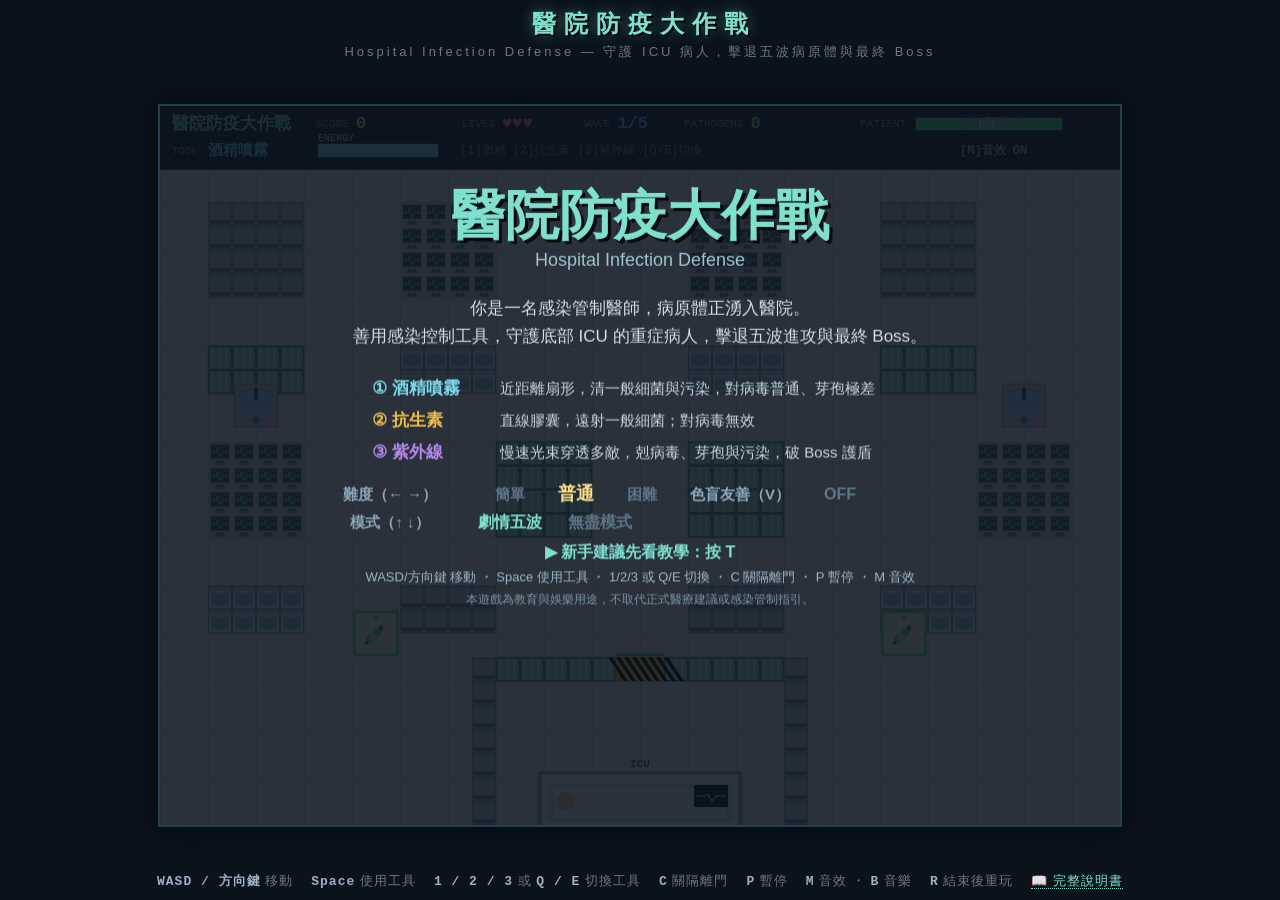
<file: index.html>
<!DOCTYPE html>
<html lang="zh-Hant">
<head>
<meta charset="UTF-8">
<meta name="viewport" content="width=device-width, initial-scale=1.0">
<title>醫院防疫大作戰 — Hospital Infection Defense</title>
<link rel="stylesheet" href="style.css">
</head>
<body>
<div id="frame">
  <header>
    <h1>醫院防疫大作戰</h1>
    <p class="subtitle">Hospital Infection Defense — 守護 ICU 病人，擊退五波病原體與最終 Boss</p>
  </header>
  <div id="canvas-wrap">
    <canvas id="game" width="960" height="720"></canvas>
  </div>
  <footer>
    <div class="controls">
      <span><b>WASD / 方向鍵</b> 移動</span>
      <span><b>Space</b> 使用工具</span>
      <span><b>1 / 2 / 3</b> 或 <b>Q / E</b> 切換工具</span>
      <span><b>C</b> 關隔離門</span>
      <span><b>P</b> 暫停</span>
      <span><b>M</b> 音效 ・ <b>B</b> 音樂</span>
      <span><b>R</b> 結束後重玩</span>
      <span><a href="manual.html" style="color:#7fe0d0;text-decoration:none;border-bottom:1px dotted #7fe0d0;">📖 完整說明書</a></span>
    </div>
  </footer>
</div>
<script src="js/constants.js"></script>
<script src="js/audio.js"></script>
<script src="js/particles.js"></script>
<script src="js/map.js"></script>
<script src="js/entity.js"></script>
<script src="js/projectile.js"></script>
<script src="js/tools.js"></script>
<script src="js/items.js"></script>
<script src="js/player.js"></script>
<script src="js/pathogen.js"></script>
<script src="js/boss.js"></script>
<script src="js/game.js"></script>
<script src="js/touch.js"></script>
<script src="js/main.js"></script>
</body>
</html>
</file>
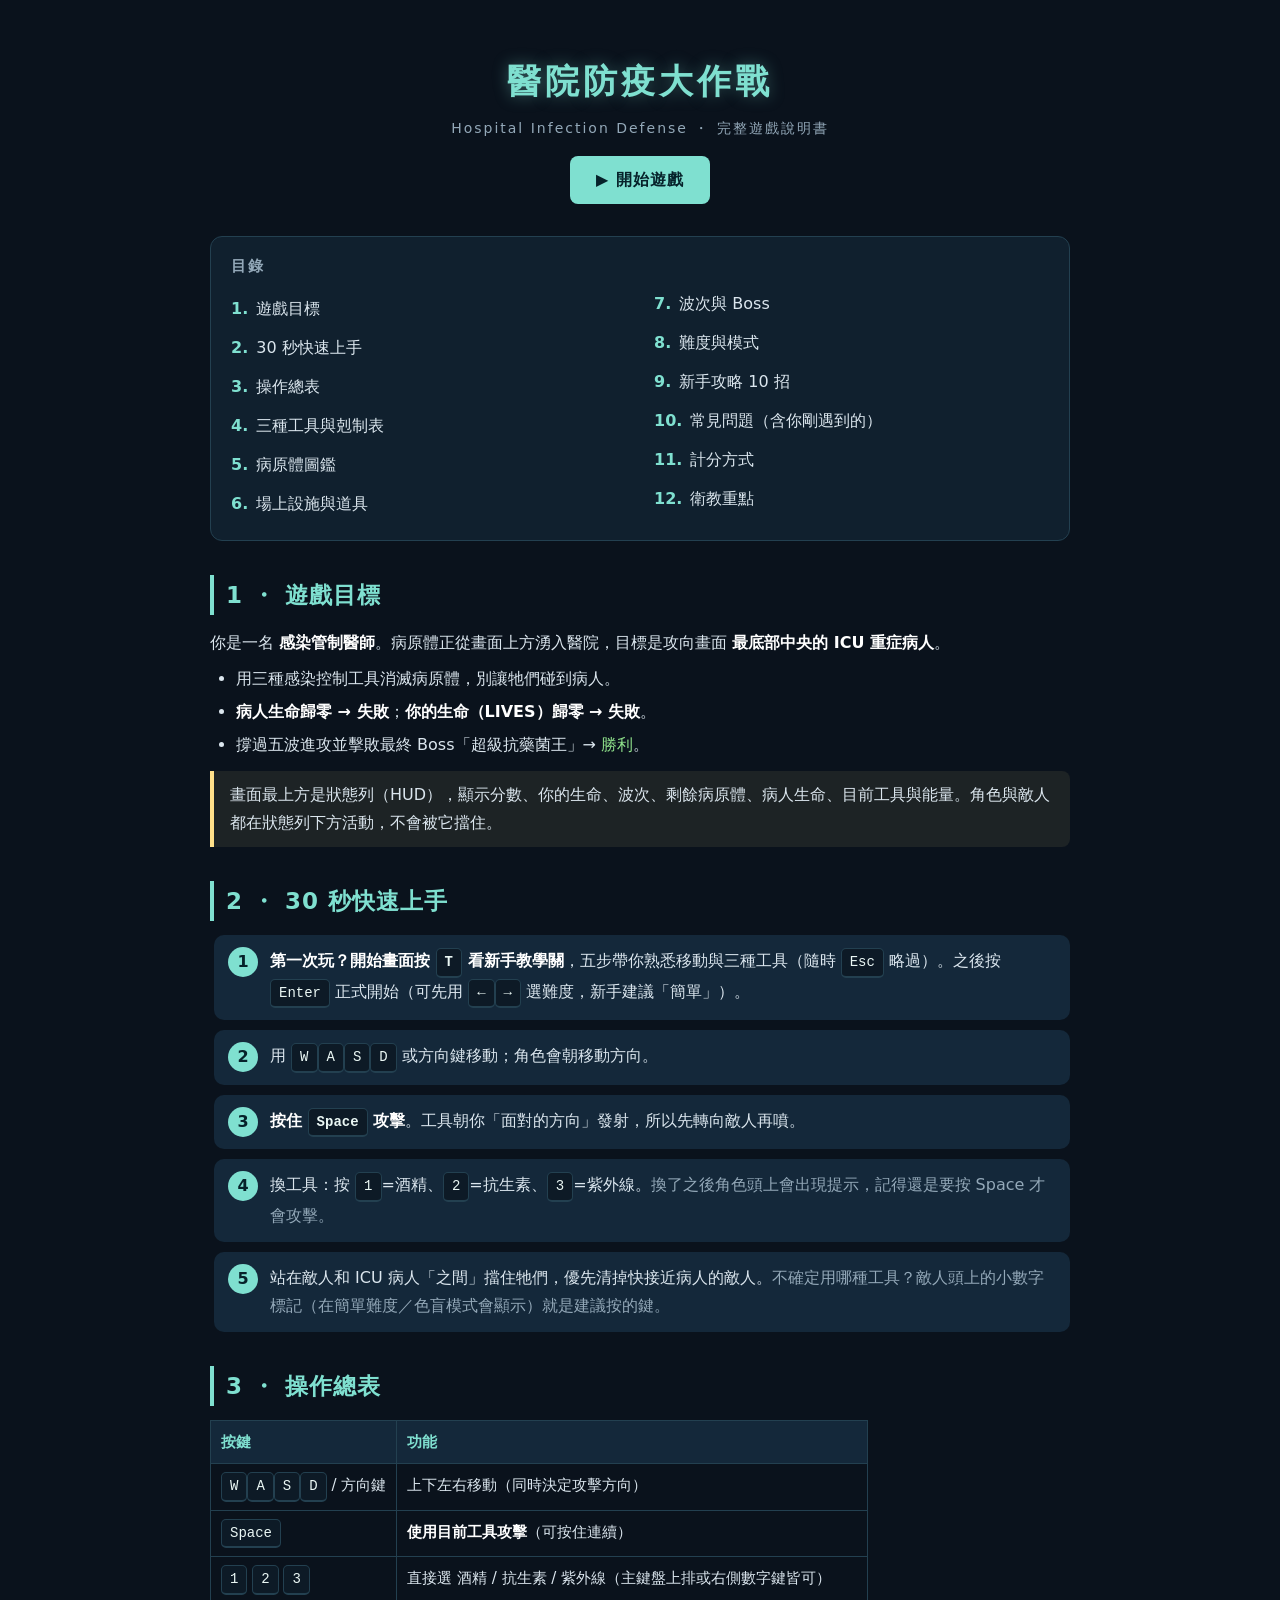
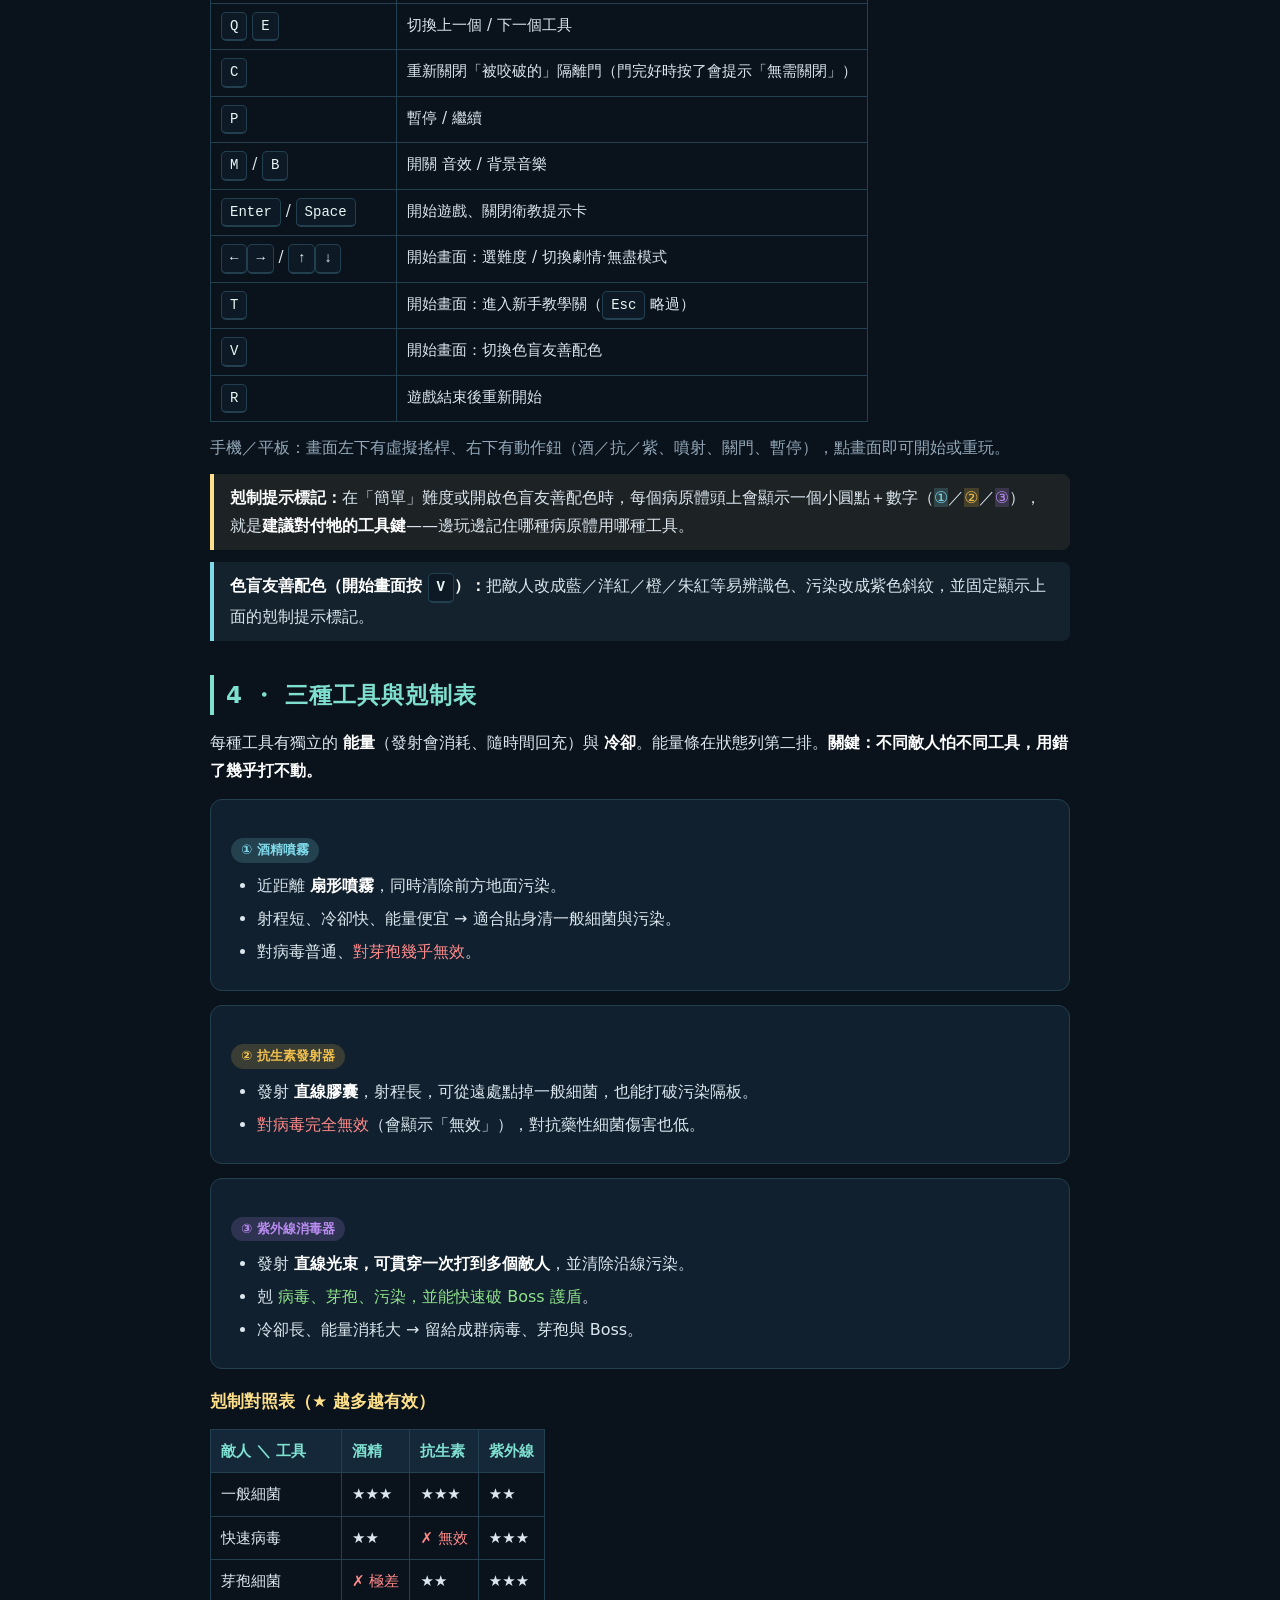
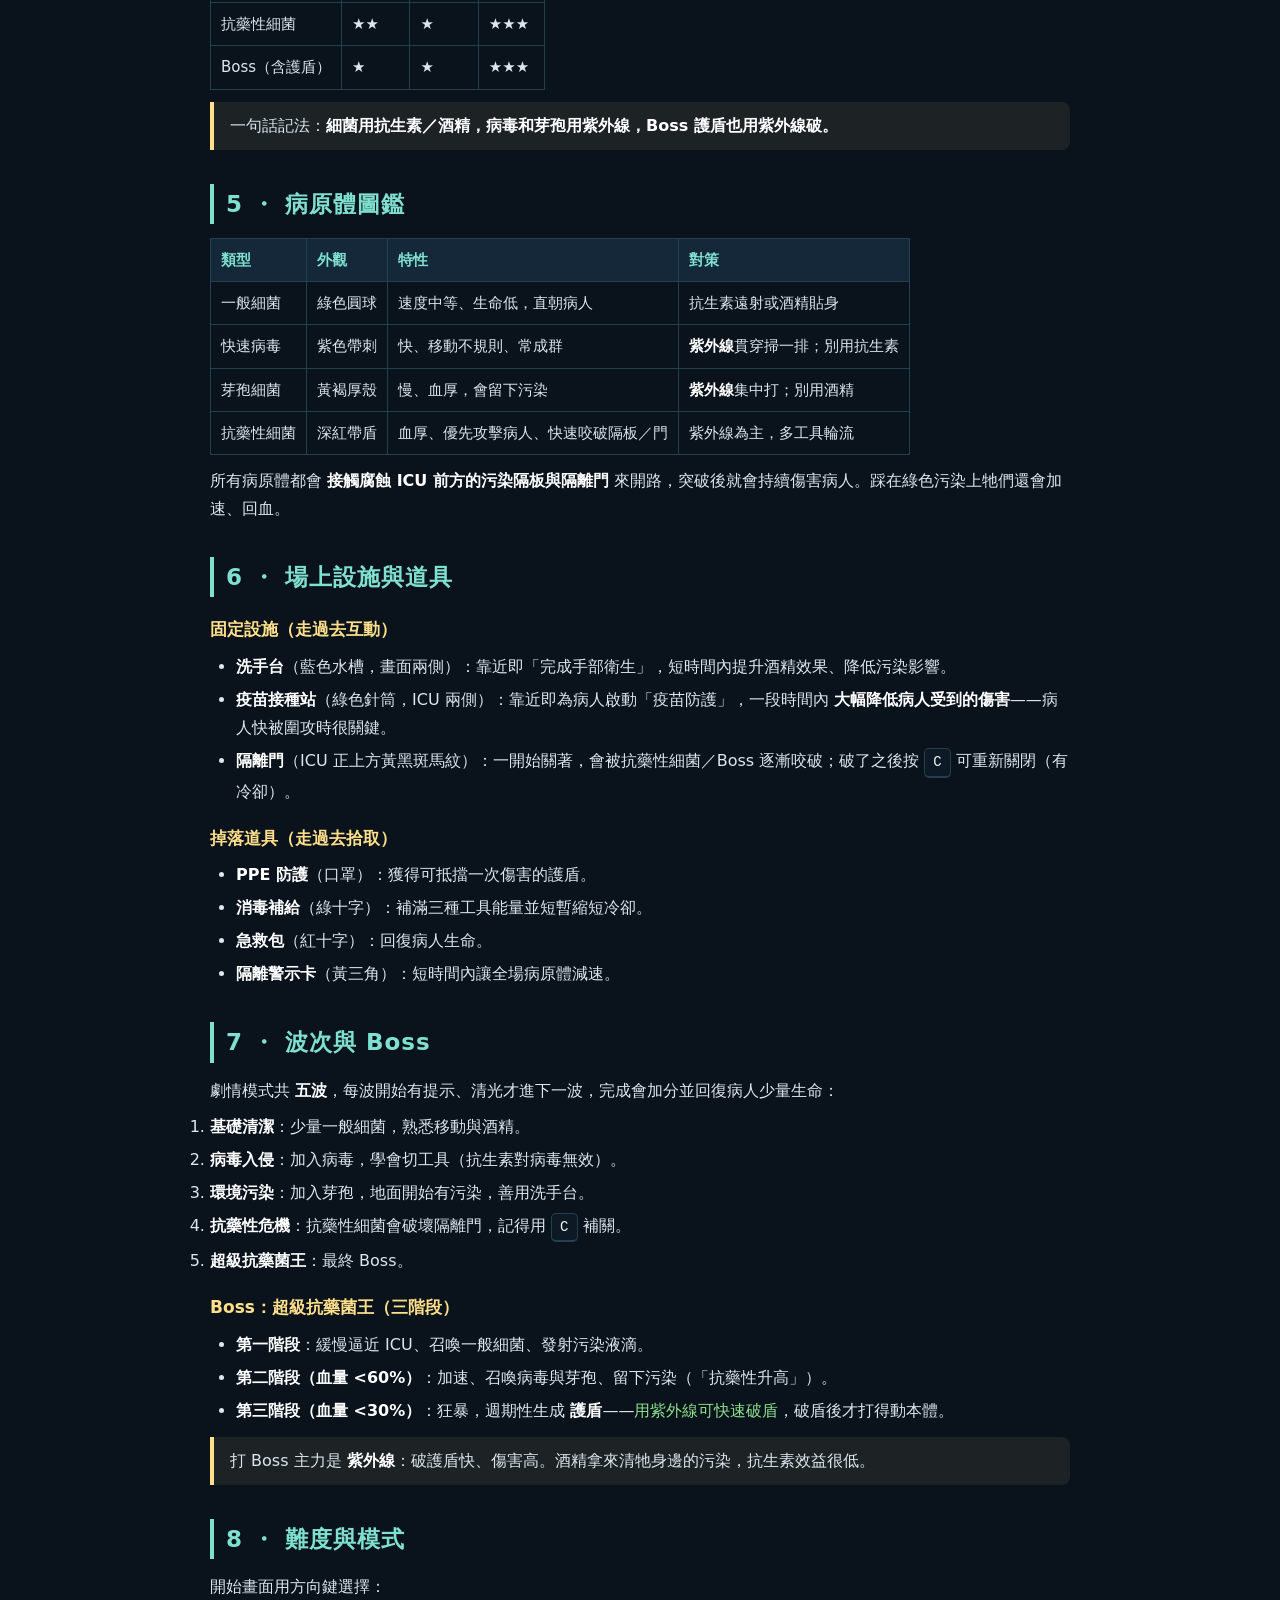
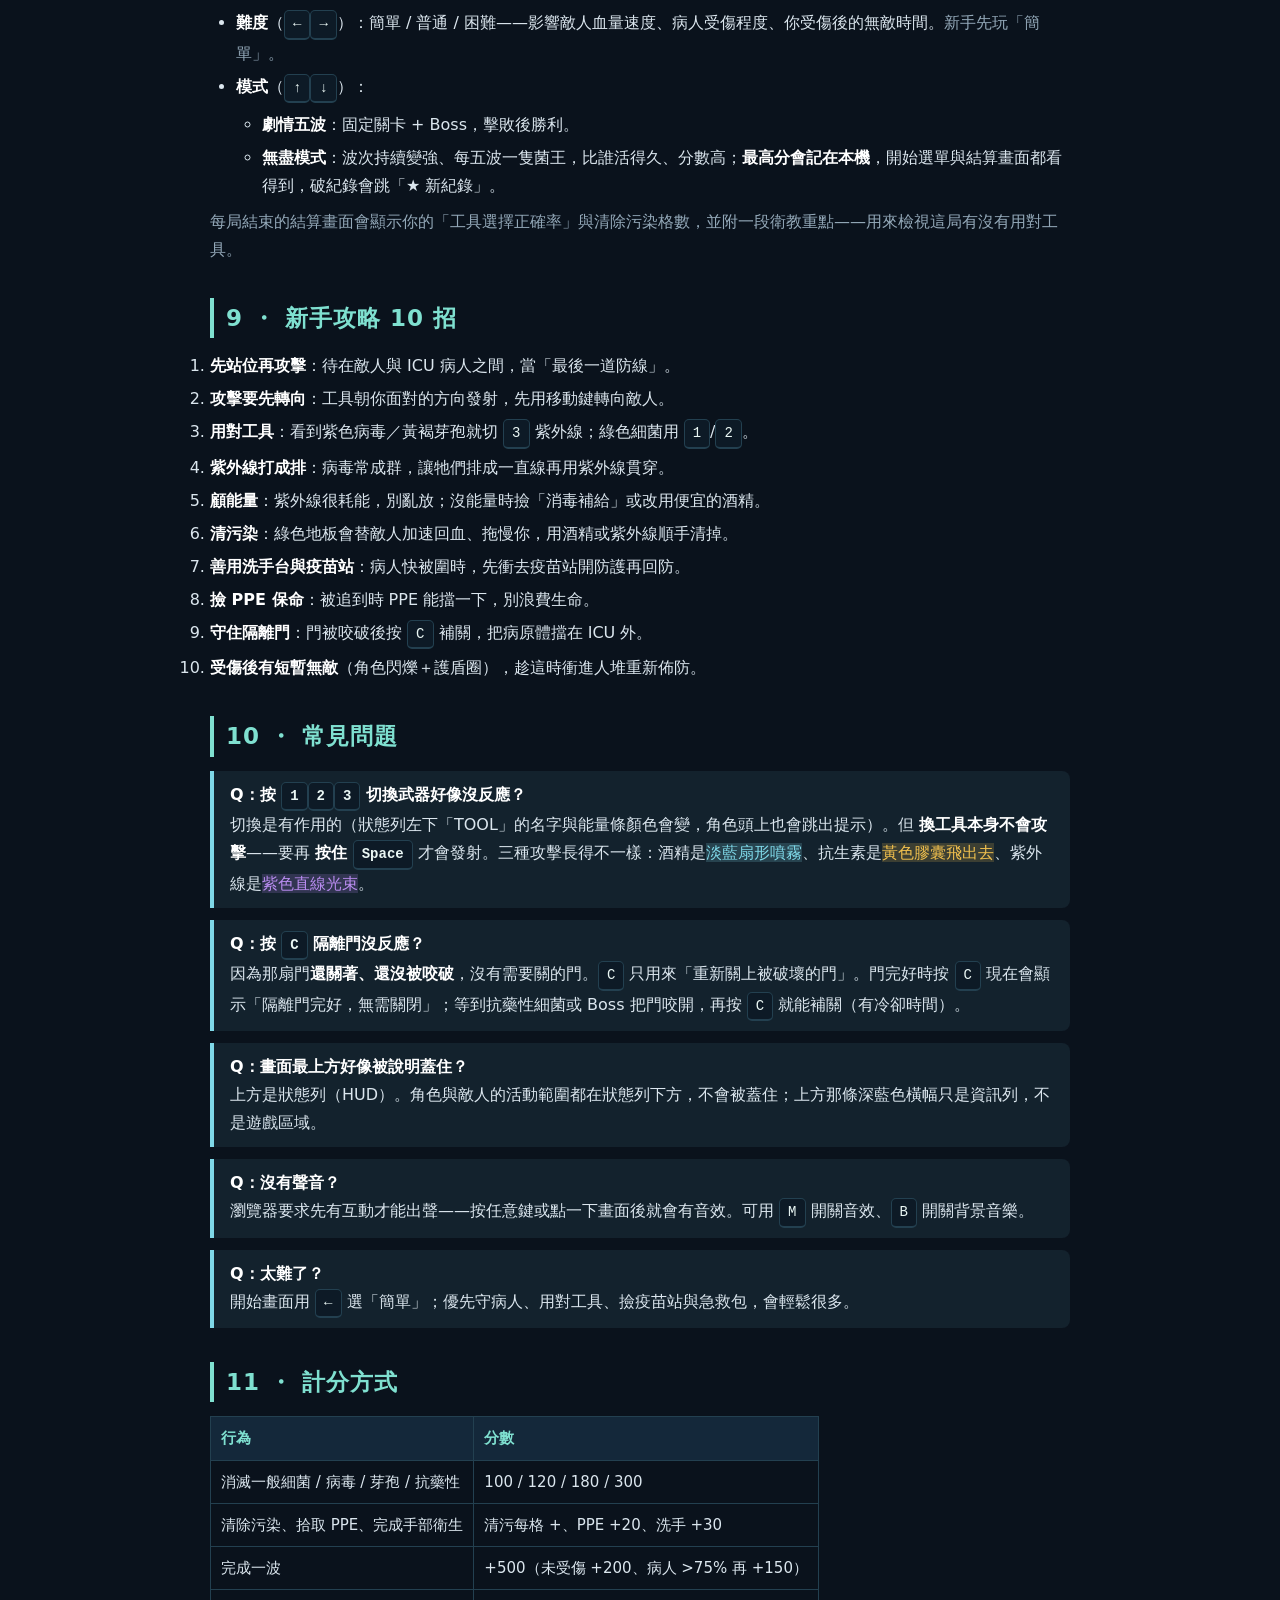
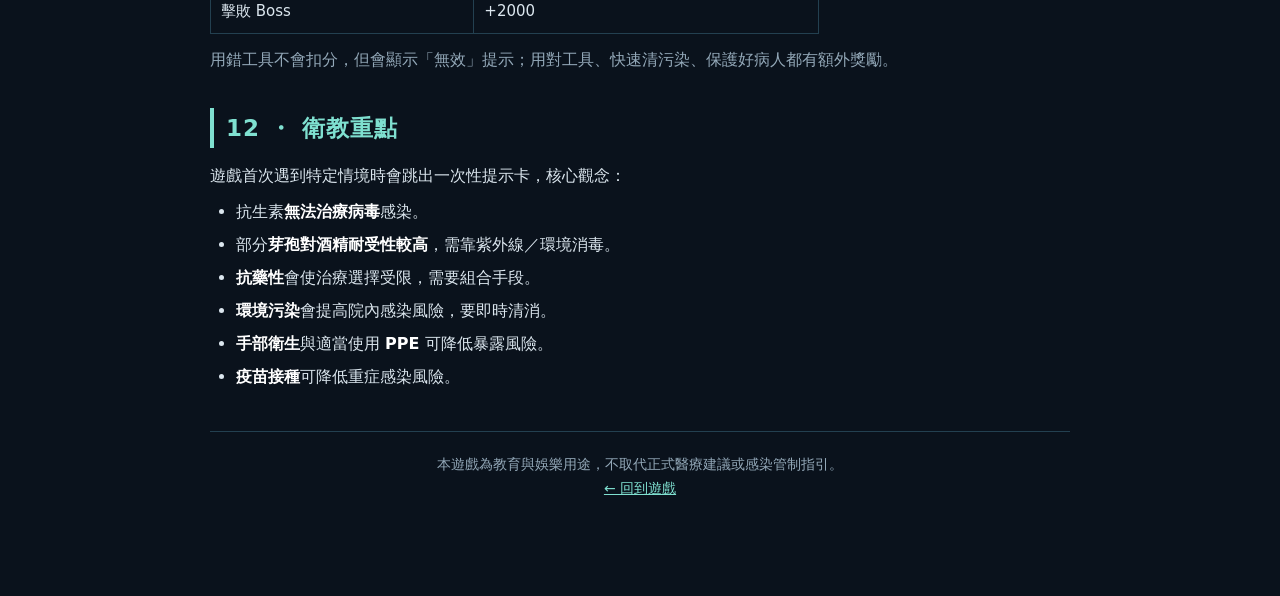
<file: manual.html>
<!DOCTYPE html>
<html lang="zh-Hant">
<head>
<meta charset="UTF-8">
<meta name="viewport" content="width=device-width, initial-scale=1.0">
<title>醫院防疫大作戰 — 遊戲說明書</title>
<style>
  * { margin: 0; padding: 0; box-sizing: border-box; }
  :root {
    --bg: #0a121c; --panel: #10202e; --panel2: #14283a; --line: #234050;
    --teal: #7fe0d0; --ink: #dbe6ee; --dim: #93a8b8; --gold: #ffe08a;
    --alcohol: #7fd8e8; --anti: #f2c14e; --uv: #b98cf0; --danger: #ff8a8a; --good: #8ee08a;
  }
  html, body { background: var(--bg); color: var(--ink);
    font-family: "Microsoft JhengHei","PingFang TC","Noto Sans TC",system-ui,sans-serif;
    line-height: 1.75; font-size: 16px; }
  .wrap { max-width: 900px; margin: 0 auto; padding: 32px 20px 80px; }
  header.top { text-align: center; padding: 20px 0 8px; }
  header.top h1 { color: var(--teal); font-size: 34px; letter-spacing: 4px;
    text-shadow: 0 0 16px rgba(127,224,208,.35); }
  header.top .sub { color: var(--dim); font-size: 14px; letter-spacing: 2px; margin-top: 4px; }
  header.top .play { display: inline-block; margin-top: 16px; padding: 10px 26px; border-radius: 8px;
    background: var(--teal); color: #06222a; font-weight: 700; text-decoration: none; letter-spacing: 1px; }
  header.top .play:hover { filter: brightness(1.08); }
  .toc { background: var(--panel); border: 1px solid var(--line); border-radius: 12px;
    padding: 16px 20px; margin: 24px 0; }
  .toc h2 { font-size: 15px; color: var(--dim); letter-spacing: 2px; margin-bottom: 8px; }
  .toc ol { columns: 2; column-gap: 28px; list-style: none; counter-reset: t; }
  .toc li { counter-increment: t; padding: 3px 0; }
  .toc li::before { content: counter(t) "."; color: var(--teal); font-weight: 700; margin-right: 8px; }
  .toc a { color: var(--ink); text-decoration: none; }
  .toc a:hover { color: var(--teal); }
  section { margin: 34px 0; }
  h2.sec { font-size: 23px; color: var(--teal); border-left: 4px solid var(--teal);
    padding-left: 12px; margin-bottom: 14px; letter-spacing: 1px; }
  h3 { font-size: 17px; color: var(--gold); margin: 18px 0 6px; }
  p { margin: 8px 0; }
  ul, ol.steps { margin: 8px 0 8px 4px; padding-left: 22px; }
  li { margin: 5px 0; }
  strong { color: #fff; }
  .card { background: var(--panel); border: 1px solid var(--line); border-radius: 12px;
    padding: 16px 20px; margin: 14px 0; }
  .steps.big { list-style: none; padding: 0; counter-reset: s; }
  .steps.big > li { counter-increment: s; position: relative; padding: 12px 12px 12px 56px;
    background: var(--panel2); border-radius: 10px; margin: 10px 0; }
  .steps.big > li::before { content: counter(s); position: absolute; left: 14px; top: 12px;
    width: 30px; height: 30px; border-radius: 50%; background: var(--teal); color: #06222a;
    font-weight: 800; display: grid; place-items: center; }
  table { width: 100%; border-collapse: collapse; margin: 12px 0; font-size: 15px;
    display: block; overflow-x: auto; }
  th, td { border: 1px solid var(--line); padding: 8px 10px; text-align: left; vertical-align: top; }
  th { background: var(--panel2); color: var(--teal); white-space: nowrap; }
  kbd { display: inline-block; background: #0d1a26; border: 1px solid var(--line);
    border-bottom-width: 2px; border-radius: 5px; padding: 1px 8px; font-family: Consolas, monospace;
    color: #eaf7f4; font-size: 14px; min-width: 22px; text-align: center; }
  .pill { display: inline-block; padding: 1px 10px; border-radius: 20px; font-size: 13px;
    font-weight: 700; }
  .p-alc { background: rgba(127,216,232,.18); color: var(--alcohol); }
  .p-anti { background: rgba(242,193,78,.18); color: var(--anti); }
  .p-uv { background: rgba(185,140,240,.18); color: var(--uv); }
  .good { color: var(--good); } .bad { color: var(--danger); } .dim { color: var(--dim); }
  .callout { border-left: 4px solid var(--gold); background: rgba(255,224,138,.08);
    padding: 10px 16px; border-radius: 0 8px 8px 0; margin: 12px 0; }
  .callout.q { border-color: var(--alcohol); background: rgba(127,216,232,.08); }
  .disc { text-align: center; color: var(--dim); font-size: 14px; border-top: 1px solid var(--line);
    margin-top: 40px; padding-top: 20px; }
  a.back { color: var(--teal); }
</style>
</head>
<body>
<div class="wrap">
  <header class="top">
    <h1>醫院防疫大作戰</h1>
    <div class="sub">Hospital Infection Defense ・ 完整遊戲說明書</div>
    <a class="play" href="index.html">▶ 開始遊戲</a>
  </header>

  <nav class="toc">
    <h2>目錄</h2>
    <ol>
      <li><a href="#goal">遊戲目標</a></li>
      <li><a href="#quick">30 秒快速上手</a></li>
      <li><a href="#keys">操作總表</a></li>
      <li><a href="#tools">三種工具與剋制表</a></li>
      <li><a href="#enemies">病原體圖鑑</a></li>
      <li><a href="#facility">場上設施與道具</a></li>
      <li><a href="#waves">波次與 Boss</a></li>
      <li><a href="#mode">難度與模式</a></li>
      <li><a href="#tips">新手攻略 10 招</a></li>
      <li><a href="#faq">常見問題（含你剛遇到的）</a></li>
      <li><a href="#score">計分方式</a></li>
      <li><a href="#edu">衛教重點</a></li>
    </ol>
  </nav>

  <section id="goal">
    <h2 class="sec">1 ・ 遊戲目標</h2>
    <p>你是一名 <strong>感染管制醫師</strong>。病原體正從畫面上方湧入醫院，目標是攻向畫面
    <strong>最底部中央的 ICU 重症病人</strong>。</p>
    <ul>
      <li>用三種感染控制工具消滅病原體，別讓牠們碰到病人。</li>
      <li><strong>病人生命歸零 → 失敗</strong>；<strong>你的生命（LIVES）歸零 → 失敗</strong>。</li>
      <li>撐過五波進攻並擊敗最終 Boss「超級抗藥菌王」→ <span class="good">勝利</span>。</li>
    </ul>
    <div class="callout">畫面最上方是狀態列（HUD），顯示分數、你的生命、波次、剩餘病原體、病人生命、目前工具與能量。角色與敵人都在狀態列下方活動，不會被它擋住。</div>
  </section>

  <section id="quick">
    <h2 class="sec">2 ・ 30 秒快速上手</h2>
    <ol class="steps big">
      <li><strong>第一次玩？開始畫面按 <kbd>T</kbd> 看新手教學關</strong>，五步帶你熟悉移動與三種工具（隨時 <kbd>Esc</kbd> 略過）。之後按 <kbd>Enter</kbd> 正式開始（可先用 <kbd>←</kbd><kbd>→</kbd> 選難度，新手建議「簡單」）。</li>
      <li>用 <kbd>W</kbd><kbd>A</kbd><kbd>S</kbd><kbd>D</kbd> 或方向鍵移動；角色會朝移動方向。</li>
      <li><strong>按住 <kbd>Space</kbd> 攻擊</strong>。工具朝你「面對的方向」發射，所以先轉向敵人再噴。</li>
      <li>換工具：按 <kbd>1</kbd>=酒精、<kbd>2</kbd>=抗生素、<kbd>3</kbd>=紫外線。<span class="dim">換了之後角色頭上會出現提示，記得還是要按 Space 才會攻擊。</span></li>
      <li>站在敵人和 ICU 病人「之間」擋住牠們，優先清掉快接近病人的敵人。<span class="dim">不確定用哪種工具？敵人頭上的小數字標記（在簡單難度／色盲模式會顯示）就是建議按的鍵。</span></li>
    </ol>
  </section>

  <section id="keys">
    <h2 class="sec">3 ・ 操作總表</h2>
    <table>
      <tr><th>按鍵</th><th>功能</th></tr>
      <tr><td><kbd>W</kbd><kbd>A</kbd><kbd>S</kbd><kbd>D</kbd> / 方向鍵</td><td>上下左右移動（同時決定攻擊方向）</td></tr>
      <tr><td><kbd>Space</kbd></td><td><strong>使用目前工具攻擊</strong>（可按住連續）</td></tr>
      <tr><td><kbd>1</kbd> <kbd>2</kbd> <kbd>3</kbd></td><td>直接選 酒精 / 抗生素 / 紫外線（主鍵盤上排或右側數字鍵皆可）</td></tr>
      <tr><td><kbd>Q</kbd> <kbd>E</kbd></td><td>切換上一個 / 下一個工具</td></tr>
      <tr><td><kbd>C</kbd></td><td>重新關閉「被咬破的」隔離門（門完好時按了會提示「無需關閉」）</td></tr>
      <tr><td><kbd>P</kbd></td><td>暫停 / 繼續</td></tr>
      <tr><td><kbd>M</kbd> / <kbd>B</kbd></td><td>開關 音效 / 背景音樂</td></tr>
      <tr><td><kbd>Enter</kbd> / <kbd>Space</kbd></td><td>開始遊戲、關閉衛教提示卡</td></tr>
      <tr><td><kbd>←</kbd><kbd>→</kbd> / <kbd>↑</kbd><kbd>↓</kbd></td><td>開始畫面：選難度 / 切換劇情‧無盡模式</td></tr>
      <tr><td><kbd>T</kbd></td><td>開始畫面：進入新手教學關（<kbd>Esc</kbd> 略過）</td></tr>
      <tr><td><kbd>V</kbd></td><td>開始畫面：切換色盲友善配色</td></tr>
      <tr><td><kbd>R</kbd></td><td>遊戲結束後重新開始</td></tr>
    </table>
    <p class="dim">手機／平板：畫面左下有虛擬搖桿、右下有動作鈕（酒／抗／紫、噴射、關門、暫停），點畫面即可開始或重玩。</p>
    <div class="callout"><strong>剋制提示標記：</strong>在「簡單」難度或開啟色盲友善配色時，每個病原體頭上會顯示一個小圓點＋數字（<span class="p-alc">①</span>／<span class="p-anti">②</span>／<span class="p-uv">③</span>），就是<strong>建議對付牠的工具鍵</strong>——邊玩邊記住哪種病原體用哪種工具。</div>
    <div class="callout q"><strong>色盲友善配色（開始畫面按 <kbd>V</kbd>）：</strong>把敵人改成藍／洋紅／橙／朱紅等易辨識色、污染改成紫色斜紋，並固定顯示上面的剋制提示標記。</div>
  </section>

  <section id="tools">
    <h2 class="sec">4 ・ 三種工具與剋制表</h2>
    <p>每種工具有獨立的 <strong>能量</strong>（發射會消耗、隨時間回充）與 <strong>冷卻</strong>。能量條在狀態列第二排。<strong>關鍵：不同敵人怕不同工具，用錯了幾乎打不動。</strong></p>

    <div class="card">
      <h3><span class="pill p-alc">① 酒精噴霧</span></h3>
      <ul>
        <li>近距離 <strong>扇形噴霧</strong>，同時清除前方地面污染。</li>
        <li>射程短、冷卻快、能量便宜 → 適合貼身清一般細菌與污染。</li>
        <li>對病毒普通、<span class="bad">對芽孢幾乎無效</span>。</li>
      </ul>
    </div>
    <div class="card">
      <h3><span class="pill p-anti">② 抗生素發射器</span></h3>
      <ul>
        <li>發射 <strong>直線膠囊</strong>，射程長，可從遠處點掉一般細菌，也能打破污染隔板。</li>
        <li><span class="bad">對病毒完全無效</span>（會顯示「無效」），對抗藥性細菌傷害也低。</li>
      </ul>
    </div>
    <div class="card">
      <h3><span class="pill p-uv">③ 紫外線消毒器</span></h3>
      <ul>
        <li>發射 <strong>直線光束，可貫穿一次打到多個敵人</strong>，並清除沿線污染。</li>
        <li>剋 <span class="good">病毒、芽孢、污染，並能快速破 Boss 護盾</span>。</li>
        <li>冷卻長、能量消耗大 → 留給成群病毒、芽孢與 Boss。</li>
      </ul>
    </div>

    <h3>剋制對照表（★ 越多越有效）</h3>
    <table>
      <tr><th>敵人 ＼ 工具</th><th>酒精</th><th>抗生素</th><th>紫外線</th></tr>
      <tr><td>一般細菌</td><td>★★★</td><td>★★★</td><td>★★</td></tr>
      <tr><td>快速病毒</td><td>★★</td><td class="bad">✗ 無效</td><td>★★★</td></tr>
      <tr><td>芽孢細菌</td><td class="bad">✗ 極差</td><td>★★</td><td>★★★</td></tr>
      <tr><td>抗藥性細菌</td><td>★★</td><td>★</td><td>★★★</td></tr>
      <tr><td>Boss（含護盾）</td><td>★</td><td>★</td><td>★★★</td></tr>
    </table>
    <div class="callout">一句話記法：<strong>細菌用抗生素／酒精，病毒和芽孢用紫外線，Boss 護盾也用紫外線破。</strong></div>
  </section>

  <section id="enemies">
    <h2 class="sec">5 ・ 病原體圖鑑</h2>
    <table>
      <tr><th>類型</th><th>外觀</th><th>特性</th><th>對策</th></tr>
      <tr><td>一般細菌</td><td>綠色圓球</td><td>速度中等、生命低，直朝病人</td><td>抗生素遠射或酒精貼身</td></tr>
      <tr><td>快速病毒</td><td>紫色帶刺</td><td>快、移動不規則、常成群</td><td><strong>紫外線</strong>貫穿掃一排；別用抗生素</td></tr>
      <tr><td>芽孢細菌</td><td>黃褐厚殼</td><td>慢、血厚，會留下污染</td><td><strong>紫外線</strong>集中打；別用酒精</td></tr>
      <tr><td>抗藥性細菌</td><td>深紅帶盾</td><td>血厚、優先攻擊病人、快速咬破隔板／門</td><td>紫外線為主，多工具輪流</td></tr>
    </table>
    <p>所有病原體都會 <strong>接觸腐蝕 ICU 前方的污染隔板與隔離門</strong> 來開路，突破後就會持續傷害病人。踩在綠色污染上牠們還會加速、回血。</p>
  </section>

  <section id="facility">
    <h2 class="sec">6 ・ 場上設施與道具</h2>
    <h3>固定設施（走過去互動）</h3>
    <ul>
      <li><strong>洗手台</strong>（藍色水槽，畫面兩側）：靠近即「完成手部衛生」，短時間內提升酒精效果、降低污染影響。</li>
      <li><strong>疫苗接種站</strong>（綠色針筒，ICU 兩側）：靠近即為病人啟動「疫苗防護」，一段時間內 <strong>大幅降低病人受到的傷害</strong>——病人快被圍攻時很關鍵。</li>
      <li><strong>隔離門</strong>（ICU 正上方黃黑斑馬紋）：一開始關著，會被抗藥性細菌／Boss 逐漸咬破；破了之後按 <kbd>C</kbd> 可重新關閉（有冷卻）。</li>
    </ul>
    <h3>掉落道具（走過去拾取）</h3>
    <ul>
      <li><strong>PPE 防護</strong>（口罩）：獲得可抵擋一次傷害的護盾。</li>
      <li><strong>消毒補給</strong>（綠十字）：補滿三種工具能量並短暫縮短冷卻。</li>
      <li><strong>急救包</strong>（紅十字）：回復病人生命。</li>
      <li><strong>隔離警示卡</strong>（黃三角）：短時間內讓全場病原體減速。</li>
    </ul>
  </section>

  <section id="waves">
    <h2 class="sec">7 ・ 波次與 Boss</h2>
    <p>劇情模式共 <strong>五波</strong>，每波開始有提示、清光才進下一波，完成會加分並回復病人少量生命：</p>
    <ol>
      <li><strong>基礎清潔</strong>：少量一般細菌，熟悉移動與酒精。</li>
      <li><strong>病毒入侵</strong>：加入病毒，學會切工具（抗生素對病毒無效）。</li>
      <li><strong>環境污染</strong>：加入芽孢，地面開始有污染，善用洗手台。</li>
      <li><strong>抗藥性危機</strong>：抗藥性細菌會破壞隔離門，記得用 <kbd>C</kbd> 補關。</li>
      <li><strong>超級抗藥菌王</strong>：最終 Boss。</li>
    </ol>
    <h3>Boss：超級抗藥菌王（三階段）</h3>
    <ul>
      <li><strong>第一階段</strong>：緩慢逼近 ICU、召喚一般細菌、發射污染液滴。</li>
      <li><strong>第二階段（血量 &lt;60%）</strong>：加速、召喚病毒與芽孢、留下污染（「抗藥性升高」）。</li>
      <li><strong>第三階段（血量 &lt;30%）</strong>：狂暴，週期性生成 <strong>護盾</strong>——<span class="good">用紫外線可快速破盾</span>，破盾後才打得動本體。</li>
    </ul>
    <div class="callout">打 Boss 主力是 <strong>紫外線</strong>：破護盾快、傷害高。酒精拿來清牠身邊的污染，抗生素效益很低。</div>
  </section>

  <section id="mode">
    <h2 class="sec">8 ・ 難度與模式</h2>
    <p>開始畫面用方向鍵選擇：</p>
    <ul>
      <li><strong>難度</strong>（<kbd>←</kbd><kbd>→</kbd>）：簡單 / 普通 / 困難——影響敵人血量速度、病人受傷程度、你受傷後的無敵時間。<span class="dim">新手先玩「簡單」。</span></li>
      <li><strong>模式</strong>（<kbd>↑</kbd><kbd>↓</kbd>）：
        <ul>
          <li><strong>劇情五波</strong>：固定關卡 + Boss，擊敗後勝利。</li>
          <li><strong>無盡模式</strong>：波次持續變強、每五波一隻菌王，比誰活得久、分數高；<strong>最高分會記在本機</strong>，開始選單與結算畫面都看得到，破紀錄會跳「★ 新紀錄」。</li>
        </ul>
      </li>
    </ul>
    <p class="dim">每局結束的結算畫面會顯示你的「工具選擇正確率」與清除污染格數，並附一段衛教重點——用來檢視這局有沒有用對工具。</p>
  </section>

  <section id="tips">
    <h2 class="sec">9 ・ 新手攻略 10 招</h2>
    <ol>
      <li><strong>先站位再攻擊</strong>：待在敵人與 ICU 病人之間，當「最後一道防線」。</li>
      <li><strong>攻擊要先轉向</strong>：工具朝你面對的方向發射，先用移動鍵轉向敵人。</li>
      <li><strong>用對工具</strong>：看到紫色病毒／黃褐芽孢就切 <kbd>3</kbd> 紫外線；綠色細菌用 <kbd>1</kbd>/<kbd>2</kbd>。</li>
      <li><strong>紫外線打成排</strong>：病毒常成群，讓牠們排成一直線再用紫外線貫穿。</li>
      <li><strong>顧能量</strong>：紫外線很耗能，別亂放；沒能量時撿「消毒補給」或改用便宜的酒精。</li>
      <li><strong>清污染</strong>：綠色地板會替敵人加速回血、拖慢你，用酒精或紫外線順手清掉。</li>
      <li><strong>善用洗手台與疫苗站</strong>：病人快被圍時，先衝去疫苗站開防護再回防。</li>
      <li><strong>撿 PPE 保命</strong>：被追到時 PPE 能擋一下，別浪費生命。</li>
      <li><strong>守住隔離門</strong>：門被咬破後按 <kbd>C</kbd> 補關，把病原體擋在 ICU 外。</li>
      <li><strong>受傷後有短暫無敵</strong>（角色閃爍＋護盾圈），趁這時衝進人堆重新佈防。</li>
    </ol>
  </section>

  <section id="faq">
    <h2 class="sec">10 ・ 常見問題</h2>
    <div class="callout q"><strong>Q：按 <kbd>1</kbd><kbd>2</kbd><kbd>3</kbd> 切換武器好像沒反應？</strong><br>
      切換是有作用的（狀態列左下「TOOL」的名字與能量條顏色會變，角色頭上也會跳出提示）。但 <strong>換工具本身不會攻擊</strong>——要再 <strong>按住 <kbd>Space</kbd></strong> 才會發射。三種攻擊長得不一樣：酒精是<span class="p-alc">淡藍扇形噴霧</span>、抗生素是<span class="p-anti">黃色膠囊飛出去</span>、紫外線是<span class="p-uv">紫色直線光束</span>。</div>
    <div class="callout q"><strong>Q：按 <kbd>C</kbd> 隔離門沒反應？</strong><br>
      因為那扇門<strong>還關著、還沒被咬破</strong>，沒有需要關的門。<kbd>C</kbd> 只用來「重新關上被破壞的門」。門完好時按 <kbd>C</kbd> 現在會顯示「隔離門完好，無需關閉」；等到抗藥性細菌或 Boss 把門咬開，再按 <kbd>C</kbd> 就能補關（有冷卻時間）。</div>
    <div class="callout q"><strong>Q：畫面最上方好像被說明蓋住？</strong><br>
      上方是狀態列（HUD）。角色與敵人的活動範圍都在狀態列下方，不會被蓋住；上方那條深藍色橫幅只是資訊列，不是遊戲區域。</div>
    <div class="callout q"><strong>Q：沒有聲音？</strong><br>
      瀏覽器要求先有互動才能出聲——按任意鍵或點一下畫面後就會有音效。可用 <kbd>M</kbd> 開關音效、<kbd>B</kbd> 開關背景音樂。</div>
    <div class="callout q"><strong>Q：太難了？</strong><br>
      開始畫面用 <kbd>←</kbd> 選「簡單」；優先守病人、用對工具、撿疫苗站與急救包，會輕鬆很多。</div>
  </section>

  <section id="score">
    <h2 class="sec">11 ・ 計分方式</h2>
    <table>
      <tr><th>行為</th><th>分數</th></tr>
      <tr><td>消滅一般細菌 / 病毒 / 芽孢 / 抗藥性</td><td>100 / 120 / 180 / 300</td></tr>
      <tr><td>清除污染、拾取 PPE、完成手部衛生</td><td>清污每格 +、PPE +20、洗手 +30</td></tr>
      <tr><td>完成一波</td><td>+500（未受傷 +200、病人 &gt;75% 再 +150）</td></tr>
      <tr><td>擊敗 Boss</td><td>+2000</td></tr>
    </table>
    <p class="dim">用錯工具不會扣分，但會顯示「無效」提示；用對工具、快速清污染、保護好病人都有額外獎勵。</p>
  </section>

  <section id="edu">
    <h2 class="sec">12 ・ 衛教重點</h2>
    <p>遊戲首次遇到特定情境時會跳出一次性提示卡，核心觀念：</p>
    <ul>
      <li>抗生素<strong>無法治療病毒</strong>感染。</li>
      <li>部分<strong>芽孢對酒精耐受性較高</strong>，需靠紫外線／環境消毒。</li>
      <li><strong>抗藥性</strong>會使治療選擇受限，需要組合手段。</li>
      <li><strong>環境污染</strong>會提高院內感染風險，要即時清消。</li>
      <li><strong>手部衛生</strong>與適當使用 <strong>PPE</strong> 可降低暴露風險。</li>
      <li><strong>疫苗接種</strong>可降低重症感染風險。</li>
    </ul>
    <div class="disc">本遊戲為教育與娛樂用途，不取代正式醫療建議或感染管制指引。<br>
      <a class="back" href="index.html">← 回到遊戲</a></div>
  </section>
</div>
</body>
</html>
</file>
<file: style.css>
* { margin: 0; padding: 0; box-sizing: border-box; }

html, body {
  height: 100%;
  background: #0a121c;
  color: #cfd8e3;
  font-family: Consolas, Menlo, "Courier New", monospace;
  overflow: hidden;
}

#frame {
  height: 100%;
  display: flex;
  flex-direction: column;
  align-items: center;
}

header {
  padding: 8px 0 4px;
  text-align: center;
  flex: 0 0 auto;
}

header h1 {
  font-family: "Microsoft JhengHei", "PingFang TC", "Noto Sans TC", sans-serif;
  font-size: 24px;
  font-weight: 700;
  letter-spacing: 8px;
  padding-left: 8px; /* 抵銷最後一字的字距，維持視覺置中 */
  color: #7fe0d0;
  text-shadow: 2px 2px 0 rgba(0, 0, 0, 0.85), 0 0 14px rgba(127, 224, 208, 0.4);
}

.subtitle {
  font-family: "Microsoft JhengHei", "PingFang TC", "Noto Sans TC", sans-serif;
  font-size: 13px;
  color: #6b7686;
  letter-spacing: 3px;
  margin-top: 3px;
}

#canvas-wrap {
  flex: 1 1 auto;
  width: 100%;
  display: flex;
  align-items: center;
  justify-content: center;
  min-height: 0;
  padding: 6px;
}

canvas#game {
  background: #0e1420;
  border: 2px solid #234050;
  box-shadow: 0 0 30px rgba(0, 0, 0, 0.6);
  /* CSS 等比縮放；邏輯解析度固定 960x720，縮放不影響碰撞 */
  max-width: 100%;
  max-height: 100%;
  aspect-ratio: 4 / 3;
}

footer {
  flex: 0 0 auto;
  padding: 6px 0 10px;
}

.controls {
  display: flex;
  flex-wrap: wrap;
  justify-content: center;
  gap: 8px 18px;
  font-family: "Microsoft JhengHei", "PingFang TC", "Noto Sans TC", sans-serif;
  font-size: 13px;
  letter-spacing: 1px;
  color: #6b7686;
}

.controls b {
  color: #9fb0c6;
  font-family: Consolas, Menlo, "Courier New", monospace;
}

/* ---- 觸控控制（預設隱藏，setupTouchControls 動態插入後才顯示） ---- */
#touch {
  position: fixed;
  inset: 0;
  pointer-events: none;
  z-index: 50;
  touch-action: none;
  user-select: none;
}

#tc-stick {
  position: absolute;
  left: 24px;
  bottom: 28px;
  width: 128px;
  height: 128px;
  border-radius: 50%;
  background: rgba(20, 40, 56, 0.4);
  border: 2px solid rgba(127, 224, 208, 0.5);
  pointer-events: auto;
  touch-action: none;
}

#tc-nub {
  position: absolute;
  left: 50%;
  top: 50%;
  width: 56px;
  height: 56px;
  margin: -28px 0 0 -28px;
  border-radius: 50%;
  background: rgba(127, 224, 208, 0.75);
  box-shadow: 0 0 12px rgba(127, 224, 208, 0.5);
}

#tc-actions {
  position: absolute;
  right: 20px;
  bottom: 28px;
  display: grid;
  grid-template-columns: repeat(3, 72px);
  gap: 12px;
  pointer-events: none;
}

.tc-btn {
  width: 72px;
  height: 72px;
  border-radius: 50%;
  border: 2px solid rgba(159, 176, 198, 0.6);
  background: rgba(20, 40, 56, 0.55);
  color: #eaf7f4;
  font-family: "Microsoft JhengHei", "PingFang TC", "Noto Sans TC", sans-serif;
  font-size: 22px;
  font-weight: 700;
  pointer-events: auto;
  touch-action: none;
}

.tc-btn.active { background: rgba(127, 224, 208, 0.55); transform: scale(0.94); }
.tc-tool { border-color: rgba(127, 216, 232, 0.7); }
.tc-fire { border-color: rgba(242, 193, 78, 0.85); background: rgba(80, 60, 20, 0.55); font-size: 24px; }
</file>
